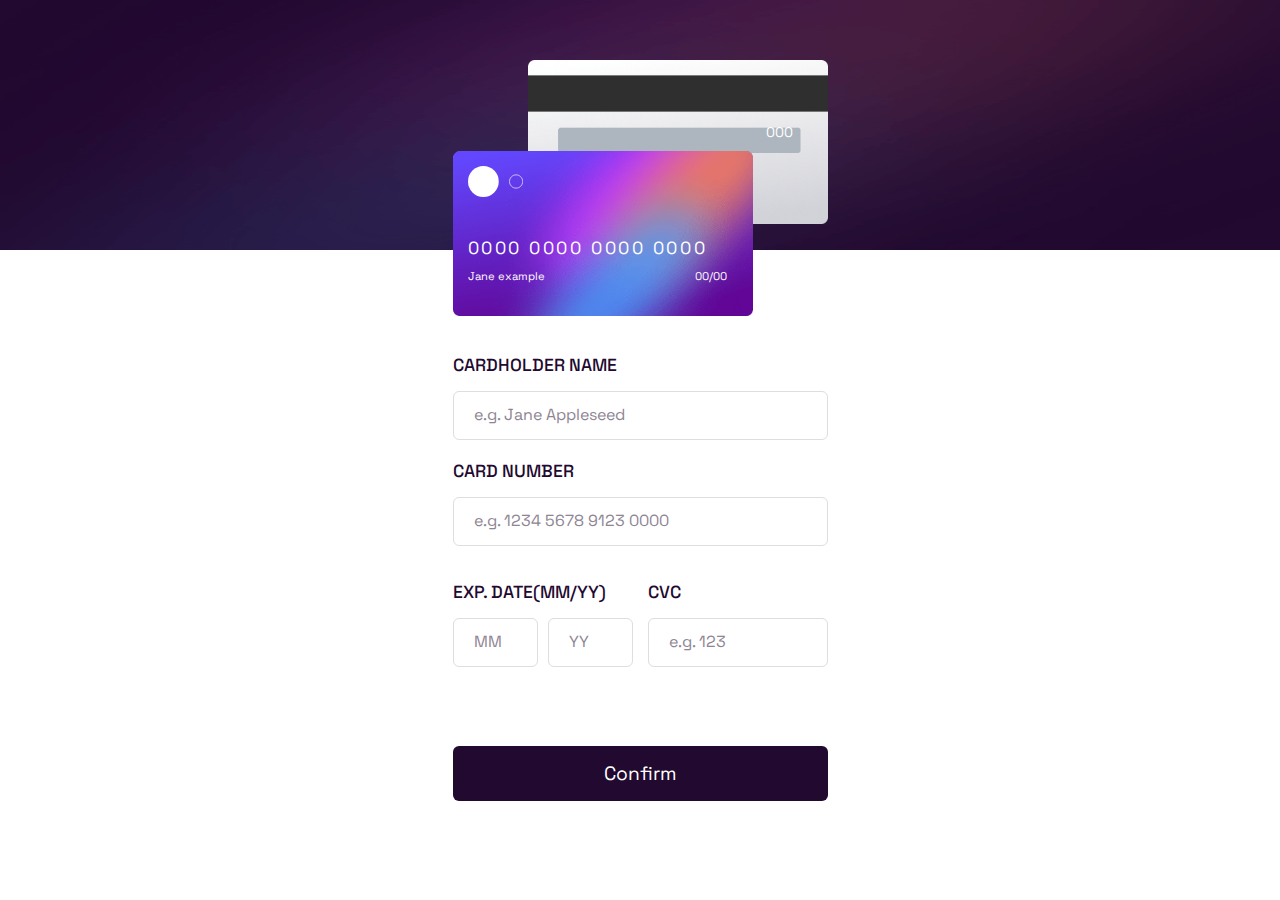
<file: interactive-card-form/index.html>
<!DOCTYPE html>
<html lang="en">
  <head>
    <meta charset="UTF-8" />
    <meta http-equiv="X-UA-Compatible" content="IE=edge" />
    <meta name="viewport" content="width=device-width, initial-scale=1.0" />
    <link rel="stylesheet" href="./styles/app.css" />
    <link rel="icon" type="image/x-icon" href="/assets/favicon-32x32.png" />
    <link rel="preconnect" href="https://fonts.googleapis.com" />
    <link rel="preconnect" href="https://fonts.gstatic.com" crossorigin />
    <link
      href="https://fonts.googleapis.com/css2?family=Space+Grotesk:wght@500&display=swap"
      rel="stylesheet"
    />
    <title>Card</title>
  </head>
  <body class="container">
    <header class="header">
      <div class="card-back">
        <img class="card-img" src="./assets/bg-card-back.png" alt="card back" />
        <p class="cvc-number" id="cvcNumber"></p>
      </div>
      <div class="card-front">
        <img
          class="card-img"
          src="./assets/bg-card-front.png"
          alt="card front"
        />
        <div class="data-card">
          <img class="logo-card" src="./assets/card-logo.svg" alt="card logo" />
          <p class="number-card" id="cardNumberP"></p>
          <div class="footer-card">
            <p id="cardName"></p>
            <p id="date"></p>
          </div>
        </div>
      </div>
    </header>
    <form class="form" action="" method="post" id="form">
      <div class="input-container">
        <label for="name">Cardholder name</label>
        <input
          name="mame"
          id="name"
          placeholder="e.g. Jane Appleseed"
          required
        />
      </div>
      <div class="input-container">
        <label for="cardNumber">Card number</label>
        <input
          name="cardNumber"
          id="cardNumber"
          placeholder="e.g. 1234 5678 9123 0000"
          maxlength="16"
          minlength="16"
          required
        />
        <span class="error-message" id="cardNumberError"></span>
      </div>
      <div class="terciary-container">
        <div class="input-container">
          <label for="expDate">Exp. date(mm/yy)</label>
          <div class="date-container">
            <input
              name="expMonthCard"
              id="expMonthCard"
              placeholder="MM"
              required
              minlength="2"
              maxlength="2"
            />
            <span class="item-grid error-message" id="monthError"></span>
            <input
              name="expYearCard"
              id="expYearCard"
              placeholder="YY"
              required
              minlength="2"
              maxlength="2"
            />
            <span class="error-message" id="yearError"></span>
          </div>
        </div>
        <div class="input-container">
          <label for="cvc">CVC</label>
          <input
            name="cvc"
            id="cvc"
            placeholder="e.g. 123"
            required
            minlength="3"
            maxlength="3"
          />
          <span class="error-message" id="cvcError"></span>
        </div>
      </div>
      <button class="btn" type="submit">Confirm</button>
    </form>
    <section id="complete" class="complete-container">
      <img
        class="complete-icon"
        src="./assets/icon-complete.svg"
        alt="Complete"
      />
      <div>
        <h1>Thank You</h1>
        <p class="complete-message">We've added your card details</p>
      </div>
      <button class="btn" type="submit">Continue</button>
    </section>
    <script src="index.js"></script>
  </body>
</html>
</file>
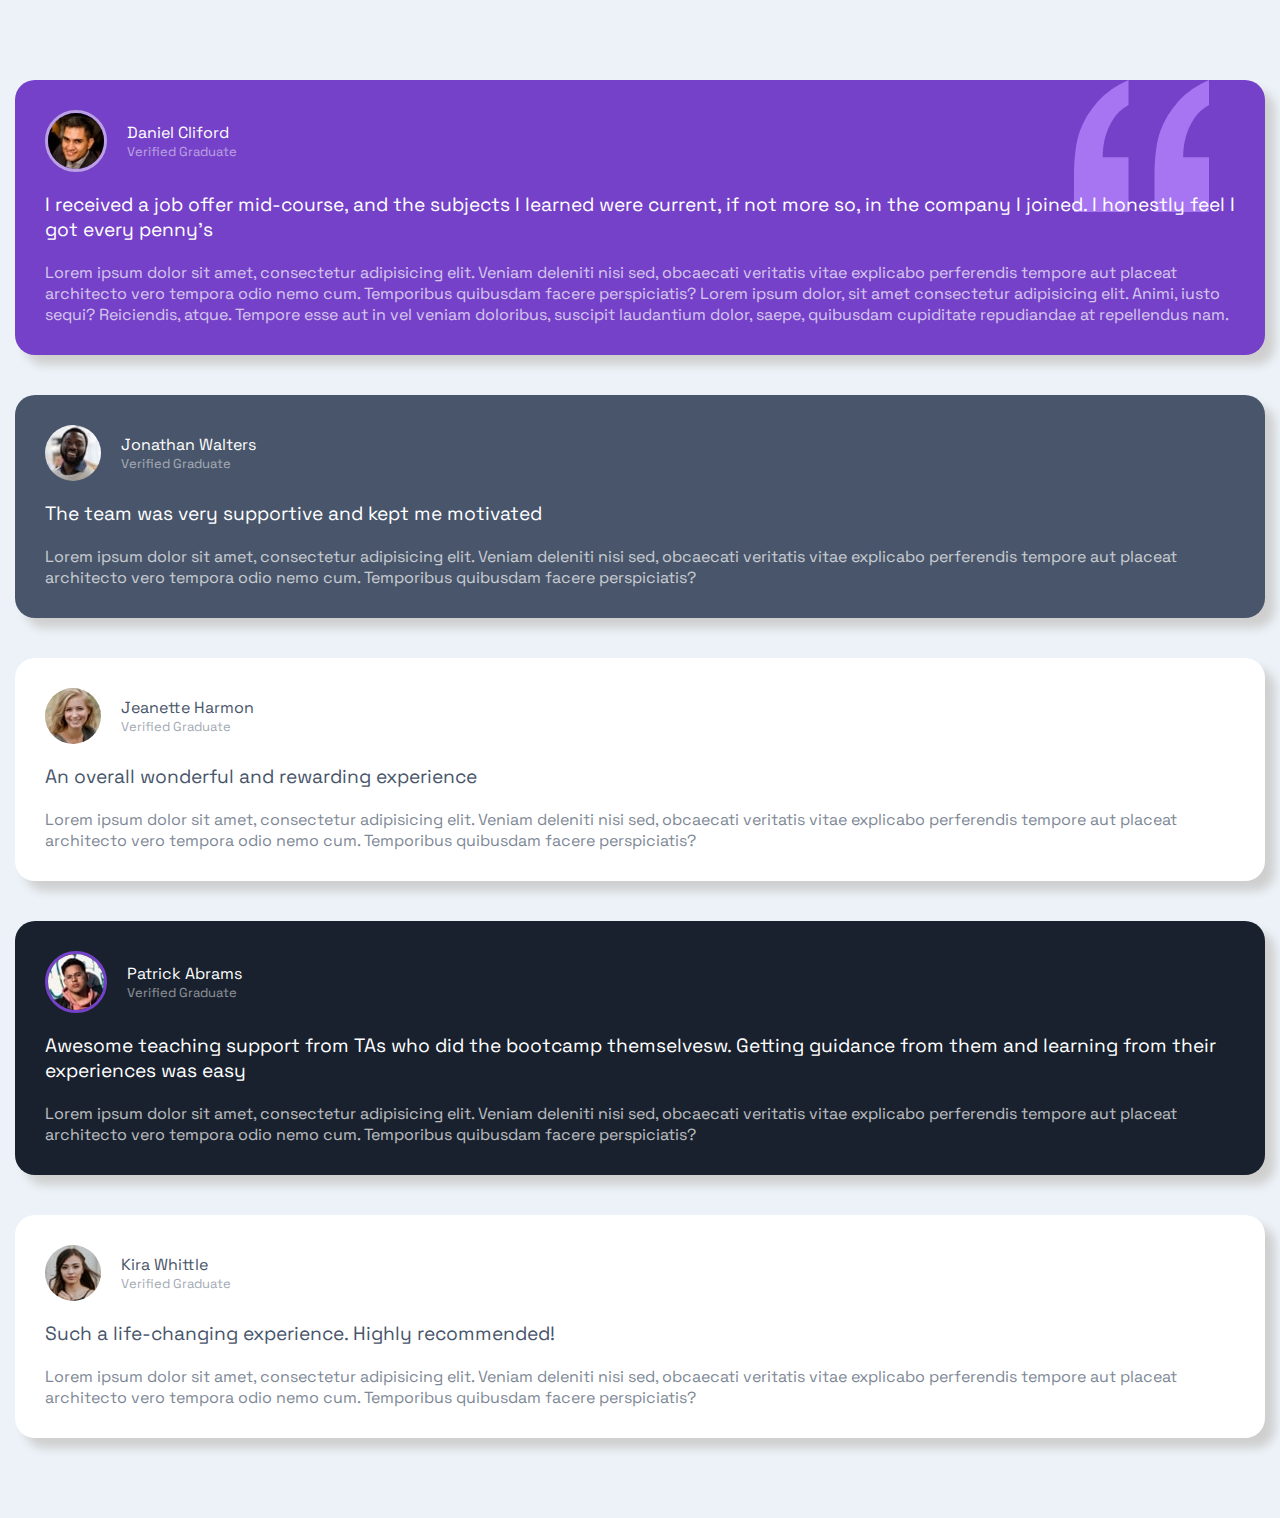
<file: testimonials/index.html>
<!DOCTYPE html>
<html lang="en">
  <head>
    <meta charset="UTF-8" />
    <meta http-equiv="X-UA-Compatible" content="IE=edge" />
    <meta name="viewport" content="width=device-width, initial-scale=1.0" />
    <link rel="icon" type="image/x-icon" href="/assets/favicon-32x32.png" />
    <link rel="preconnect" href="https://fonts.googleapis.com" />
    <link rel="preconnect" href="https://fonts.gstatic.com" crossorigin />
    <link
      href="https://fonts.googleapis.com/css2?family=Space+Grotesk:wght@500&display=swap"
      rel="stylesheet"
    />
    <link rel="stylesheet" href="./styles.css" />
    <title>Document</title>
  </head>
  <body class="container">
    <div class="card daniel">
      <div class="profile">
        <img src="assets/image-daniel.jpg" alt="Daniel profile" />
        <span>
          <p>Daniel Cliford</p>
          <p class="verified">Verified Graduate</p>
        </span>
      </div>
      <p class="sentence">
        I received a job offer mid-course, and the subjects I learned were
        current, if not more so, in the company I joined. I honestly feel I got
        every penny's
      </p>
      <p class="text">
        Lorem ipsum dolor sit amet, consectetur adipisicing elit. Veniam
        deleniti nisi sed, obcaecati veritatis vitae explicabo perferendis
        tempore aut placeat architecto vero tempora odio nemo cum. Temporibus
        quibusdam facere perspiciatis? Lorem ipsum dolor, sit amet consectetur
        adipisicing elit. Animi, iusto sequi? Reiciendis, atque. Tempore esse
        aut in vel veniam doloribus, suscipit laudantium dolor, saepe, quibusdam
        cupiditate repudiandae at repellendus nam.
      </p>
    </div>
    <div class="card jonathan">
      <div class="profile">
        <img src="assets/image-jonathan.jpg" alt="Jonathan profile" />
        <span>
          <p>Jonathan Walters</p>
          <p class="verified">Verified Graduate</p>
        </span>
      </div>
      <p class="sentence">The team was very supportive and kept me motivated</p>
      <p class="text">
        Lorem ipsum dolor sit amet, consectetur adipisicing elit. Veniam
        deleniti nisi sed, obcaecati veritatis vitae explicabo perferendis
        tempore aut placeat architecto vero tempora odio nemo cum. Temporibus
        quibusdam facere perspiciatis?
      </p>
    </div>
    <div class="card woman">
      <div class="profile">
        <img src="assets/image-jeanette.jpg" alt="Jeanette profile" />
        <span>
          <p>Jeanette Harmon</p>
          <p class="verified">Verified Graduate</p>
        </span>
      </div>
      <p class="sentence">An overall wonderful and rewarding experience</p>
      <p class="text">
        Lorem ipsum dolor sit amet, consectetur adipisicing elit. Veniam
        deleniti nisi sed, obcaecati veritatis vitae explicabo perferendis
        tempore aut placeat architecto vero tempora odio nemo cum. Temporibus
        quibusdam facere perspiciatis?
      </p>
    </div>
    <div class="card patrick">
      <div class="profile">
        <img src="assets/image-patrick.jpg" alt="Patrick profile" />
        <span>
          <p>Patrick Abrams</p>
          <p class="verified">Verified Graduate</p>
        </span>
      </div>
      <p class="sentence">
        Awesome teaching support from TAs who did the bootcamp themselvesw.
        Getting guidance from them and learning from their experiences was easy
      </p>
      <p class="text">
        Lorem ipsum dolor sit amet, consectetur adipisicing elit. Veniam
        deleniti nisi sed, obcaecati veritatis vitae explicabo perferendis
        tempore aut placeat architecto vero tempora odio nemo cum. Temporibus
        quibusdam facere perspiciatis?
      </p>
    </div>
    <div class="card woman kira">
      <div class="profile">
        <img src="assets/image-kira.jpg" alt="Kira profile" />
        <span>
          <p>Kira Whittle</p>
          <p class="verified">Verified Graduate</p>
        </span>
      </div>
      <p class="sentence">Such a life-changing experience. Highly recommended!</p>
      <p class="text">
        Lorem ipsum dolor sit amet, consectetur adipisicing elit. Veniam
        deleniti nisi sed, obcaecati veritatis vitae explicabo perferendis
        tempore aut placeat architecto vero tempora odio nemo cum. Temporibus
        quibusdam facere perspiciatis?
      </p>
    </div>
  </body>
</html>
</file>
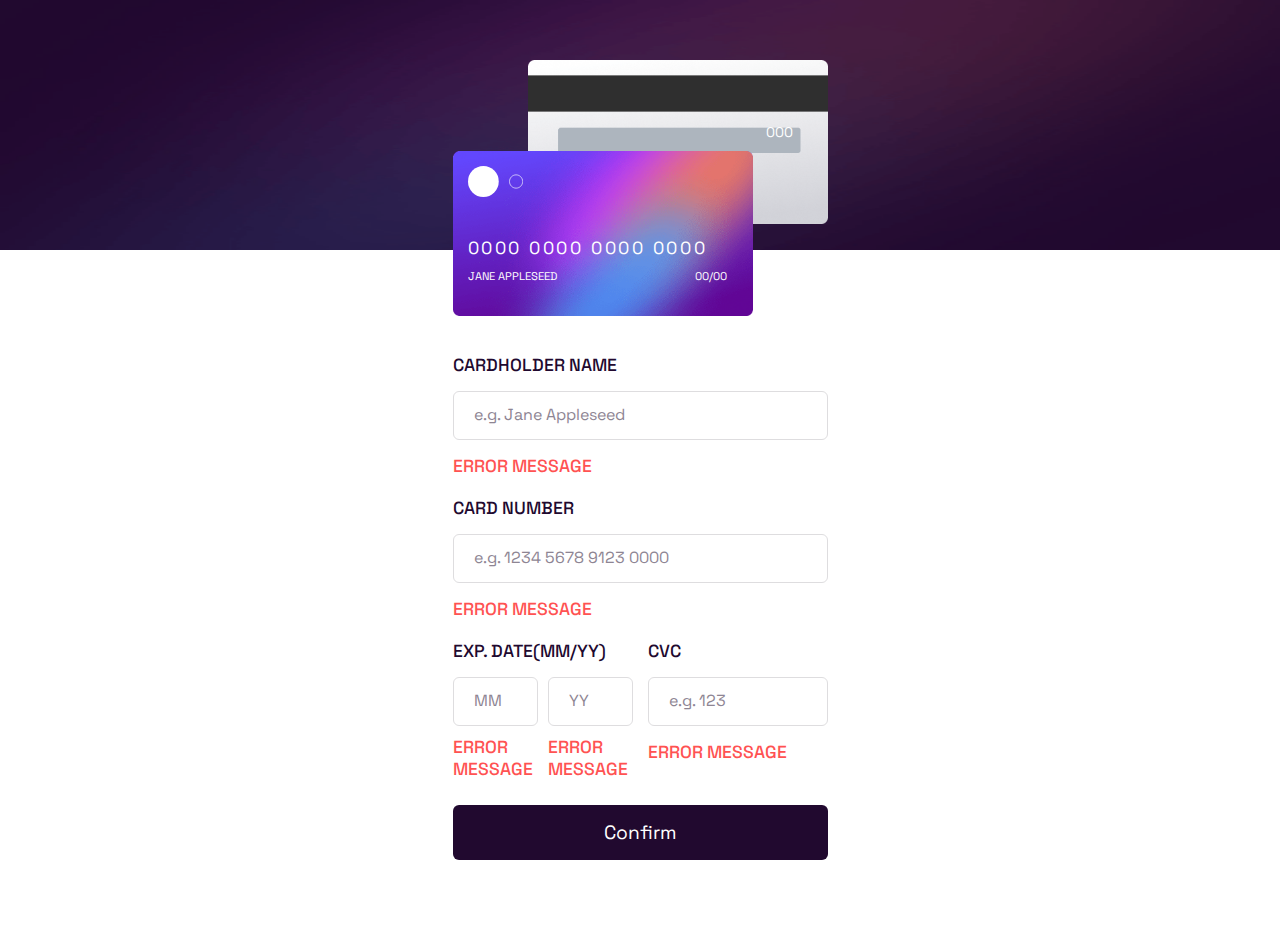
<file: interactive-card-form/app.html>
<!DOCTYPE html>
<html lang="en">
  <head>
    <meta charset="UTF-8" />
    <meta http-equiv="X-UA-Compatible" content="IE=edge" />
    <meta name="viewport" content="width=device-width, initial-scale=1.0" />
    <link rel="stylesheet" href="./styles/app.css" />
    <link rel="icon" type="image/x-icon" href="/assets/favicon-32x32.png" />
    <link rel="preconnect" href="https://fonts.googleapis.com" />
    <link rel="preconnect" href="https://fonts.gstatic.com" crossorigin />
    <link
      href="https://fonts.googleapis.com/css2?family=Space+Grotesk:wght@500&display=swap"
      rel="stylesheet"
    />
    <title>Card</title>
  </head>
  <body class="container">
    <header class="header">
      <div class="card-back">
        <img class="card-img" src="./assets/bg-card-back.png" alt="card back" />
        <p class="cvc-number">000</p>
      </div>
      <div class="card-front">
        <img
          class="card-img"
          src="./assets/bg-card-front.png"
          alt="card front"
        />
        <div class="data-card">
          <img class="logo-card" src="./assets/card-logo.svg" alt="card logo" />
          <p class="number-card">0000 0000 0000 0000</p>
          <div class="footer-card">
            <p>JANE APPLESEED</p>
            <p>00/00</p>
          </div>
        </div>
      </div>
    </header>
    <form class="form" action="">
      <div class="input-container">
        <label for="name">Cardholder name</label>
        <input
          name="mame"
          id="name"
          placeholder="e.g. Jane Appleseed"
          required
        />
        <span class="error">Error message</span>
      </div>
      <div class="input-container">
        <label for="card-number">Card number</label>
        <input
          name="card-number"
          id="card-number"
          placeholder="e.g. 1234 5678 9123 0000"
          maxlength="16"
          minlength="16"
          pattern="[0-9]+"
          required
        />
        <span class="error">Error message</span>
      </div>
      <div class="terciary-container">
        <div class="input-container">
          <label for="expDate">Exp. date(mm/yy)</label>
          <div class="date-container">
            <input
              name="expMonthCard"
              id="expMonthCard"
              placeholder="MM"
              required
              minlength="2"
              maxlength="2"
              pattern="[0-9]+"
            />
            <span class="error item-grid">Error message</span>
            <input
              name="expYearCard"
              id="expYearCard"
              placeholder="YY"
              required
              minlength="2"
              maxlength="2"
              pattern="[0-9]+"
            />
            <span class="error">Error message</span>
          </div>
        </div>
        <div class="input-container">
          <label for="cvcNumber">CVC</label>
          <input
            name="cvc"
            id="cvc"
            placeholder="e.g. 123"
            required
            minlength="3"
            maxlength="3"
            pattern="[0-9]+"
          />
          <span class="error">Error message</span>
        </div>
      </div>
      <button class="btn" type="submit">Confirm</button>
    </form>
    <section class="complete-container">
      <img
        class="complete-icon"
        src="./assets/icon-complete.svg"
        alt="Complete"
      />
      <div>
        <h1>Thank You</h1>
        <p class="complete-message">We've added your card details</p>
      </div>
      <button class="btn" type="button">Continue</button>
    </section>
  </body>
</html>
</file>
<file: interactive-card-form/styles/app.css>
:root {
  --darkGrayishViolet: #8e8593;
  --lightGrayishViolet: #dedddf;
  --red: #ff5252;
  --veryDarkViolet: #21092f;
  --white: #ffffff;
}

* {
  box-sizing: border-box;
  font-family: "Space Grotesk", sans-serif;
  margin: 0;
  padding: 0;
  max-width: 100vw;
  width: 100%;
}

.btn {
  color: var(--white);
  background-color: var(--veryDarkViolet);
  padding: 15px;
  border: none;
  border-radius: 6px;
  font-size: 1.2rem;
}
.btn:hover {
  background-color: #51297a;
}

.card-back {
  display: flex;
  flex-direction: row-reverse;
  position: relative;
}

.card-front {
  left: 0;
  position: absolute;
  top: calc(100% - 73px);
}

.complete-container {
  display: none;
}

.complete-container-active {
  align-items: center;
  display: flex;
  flex-direction: column;
  gap: 55px;
  padding-top: 130px;
  text-align: center;
}

.complete-icon {
  width: 100px;
}

.complete-message {
  color: var(--darkGrayishViolet);
  font-size: 1rem;
  padding-top: 10px;
}

.container {
  align-items: center;
  background-color: var(--white);
  background-image: url("../assets/bg-main-mobile.png");
  background-repeat: no-repeat;
  background-size: 100% 250px;
  justify-content: center;
  display: flex;
  flex-direction: column;
  padding: 60px 20px 80px;
  position: relative;
}

.cvc-number {
  color: var(--white);
  font-size: 0.875rem;
  position: absolute;
  right: 35px;
  text-align: end;
  top: 63px;
}

.data-card {
  color: var(--white);
  display: flex;
  flex-direction: column;
  gap: 10px;
  max-width: 400px;
  padding: 15px;
  position: absolute;
  top: 0;
}

.date-container {
  display: grid;
  grid-template-columns: repeat(2, 1fr);
  grid-template-rows: repeat(2, 1fr);
  gap: 10px;
}

.error {
  color: var(--red);
}

.input-error {
  border: 1px solid var(--red);
}

.form {
  align-items: end;
  color: var(--veryDarkViolet);
  display: flex;
  flex-direction: column;
  font-size: 1.1rem;
  font-weight: 500;
  max-width: 375px;
  gap: 20px;
  padding-top: 130px;
  text-transform: uppercase;
}

.footer-card {
  display: flex;
  font-size: 0.7rem;
  gap: 110px;
}

h1 {
  text-transform: uppercase;
  font-size: 2rem;
  color: var(--veryDarkViolet);
  font-weight: 500;
}

.header {
  position: relative;
  min-width: 30%;
  max-width: 375px;
}

input {
  border: 1px solid var(--lightGrayishViolet);
  border-radius: 6px;
  outline: none;
  padding: 15px 20px;
}

input::placeholder {
  color: var(--darkGrayishViolet);
  font-size: 1rem;
}

input:active,
input:focus {
  border: 1px solid;
  border-image: linear-gradient(to right, #6448fe, #600594) 1;
  border-radius: 8px;
}

.input-container {
  display: flex;
  flex-direction: column;
  gap: 15px;
}

img {
  max-width: 300px;
  width: 80%;
}

.item-grid {
  display: grid;
  grid-column: 1;
  grid-row: 2;
}

.logo-card {
  width: 55px;
}

.number-card {
  font-size: 1.1rem;
  letter-spacing: 0.16rem;
  padding-top: 30px;
}

.terciary-container {
  display: flex;
  flex-direction: row;
  gap: 15px;
}

@media only screen and (min-width: 1440px) {
  .container {
    align-items: baseline;
    background-size: 30% 100vh;
    flex-direction: row;
  }

  .card-back {
    left: calc(100% - 770px);
    position: absolute;
    top: calc(100% + 190px);
    z-index: 2;
  }

  .card-front {
    bottom: 60px;
    left: calc(100% - 640px);
    z-index: 3;
  }

  .complete-container {
    position: relative;
    top: 60px;
  }

  .cvc-number {
    font-size: 1.2rem;
    right: 50px;
    top: 95px;
  }

  .data-card {
    gap: 20px;
    margin: 0 auto;
    padding: 10px 30px;
    top: 15px;
  }

  .footer-card {
    font-size: 0.875rem;
    text-align: end;
  }

  .form,
  .complete-container {
    margin-top: 10px;
    max-width: 500px;
  }

  .header {
    max-width: 600px;
  }

  .card-img {
    box-shadow: 10px 10px 10px var(--darkGrayishViolet);
    max-width: 400px;
  }

  .number-card {
    font-size: 1.6rem;
    padding-top: 50px;
  }
}
</file>
<file: testimonials/styles.css>
:root {
  --moderateViolet: #7541c8;
  --lightGray: #cfcfcf;
  --lightGrayishBlue: #ecf2f8;
  --veryDarkBlackishBlue: #19212e;
  --veryDarkGrayishBlue: #48556a;
  --white: #ffffff;
}

* {
  box-sizing: border-box;
  font-family: "Space Grotesk", sans-serif;
  margin: 0;
  padding: 0;
}

img {
  border-radius: 50%;
}

.card {
  border-radius: 20px;
  box-shadow: 10px 10px 10px var(--lightGray);
  color: var(--veryDarkGrayishBlue);
  display: flex;
  flex-direction: column;
  gap: 20px;
  padding: 30px;
}

.container {
  background-color: var(--lightGrayishBlue);
  display: flex;
  flex-direction: column;
  gap: 40px;
  padding: 80px 15px;
}

.daniel,
.jonathan,
.patrick {
  color: var(--white);
}

.daniel img,
.patrick img {
  border: 3px solid;
}

.daniel {
  background-color: var(--moderateViolet);
  background-image: url("./assets/bg-pattern-quotation.svg");
  background-repeat: no-repeat;
  background-position: 95% top;
  background-size: 135px;
}

.daniel img {
  border-color: #ffffff80;
}

.jonathan {
  background-color: var(--veryDarkGrayishBlue);
}

.patrick {
  background-color: var(--veryDarkBlackishBlue);
}

.patrick img {
  border-color: var(--moderateViolet);
}

.profile {
  align-items: center;
  display: flex;
  gap: 20px;
}

.text {
  opacity: 0.7;
  font-size: 1rem;
}

.sentence {
  font-size: 1.2rem;
}

.verified {
  opacity: 0.5;
  font-size: 13px;
}

.woman {
  background-color: var(--white);
}

@media (min-width: 1440px) {
  .container {
    display: grid;
    grid-template-columns: repeat(4, 1fr);
    grid-template-rows: repeat(2, 0.5fr);
    padding: 80px 100px;
  }

  .daniel {
    background-position: 90% top;
    grid-column: 1 / span 2;
  }

  .kira {
    grid-row: 1 / span 2;
    grid-column: 4;
  }

  .patrick {
    grid-row: 2;
    grid-column: 2 / span 2;
  }
}
</file>
